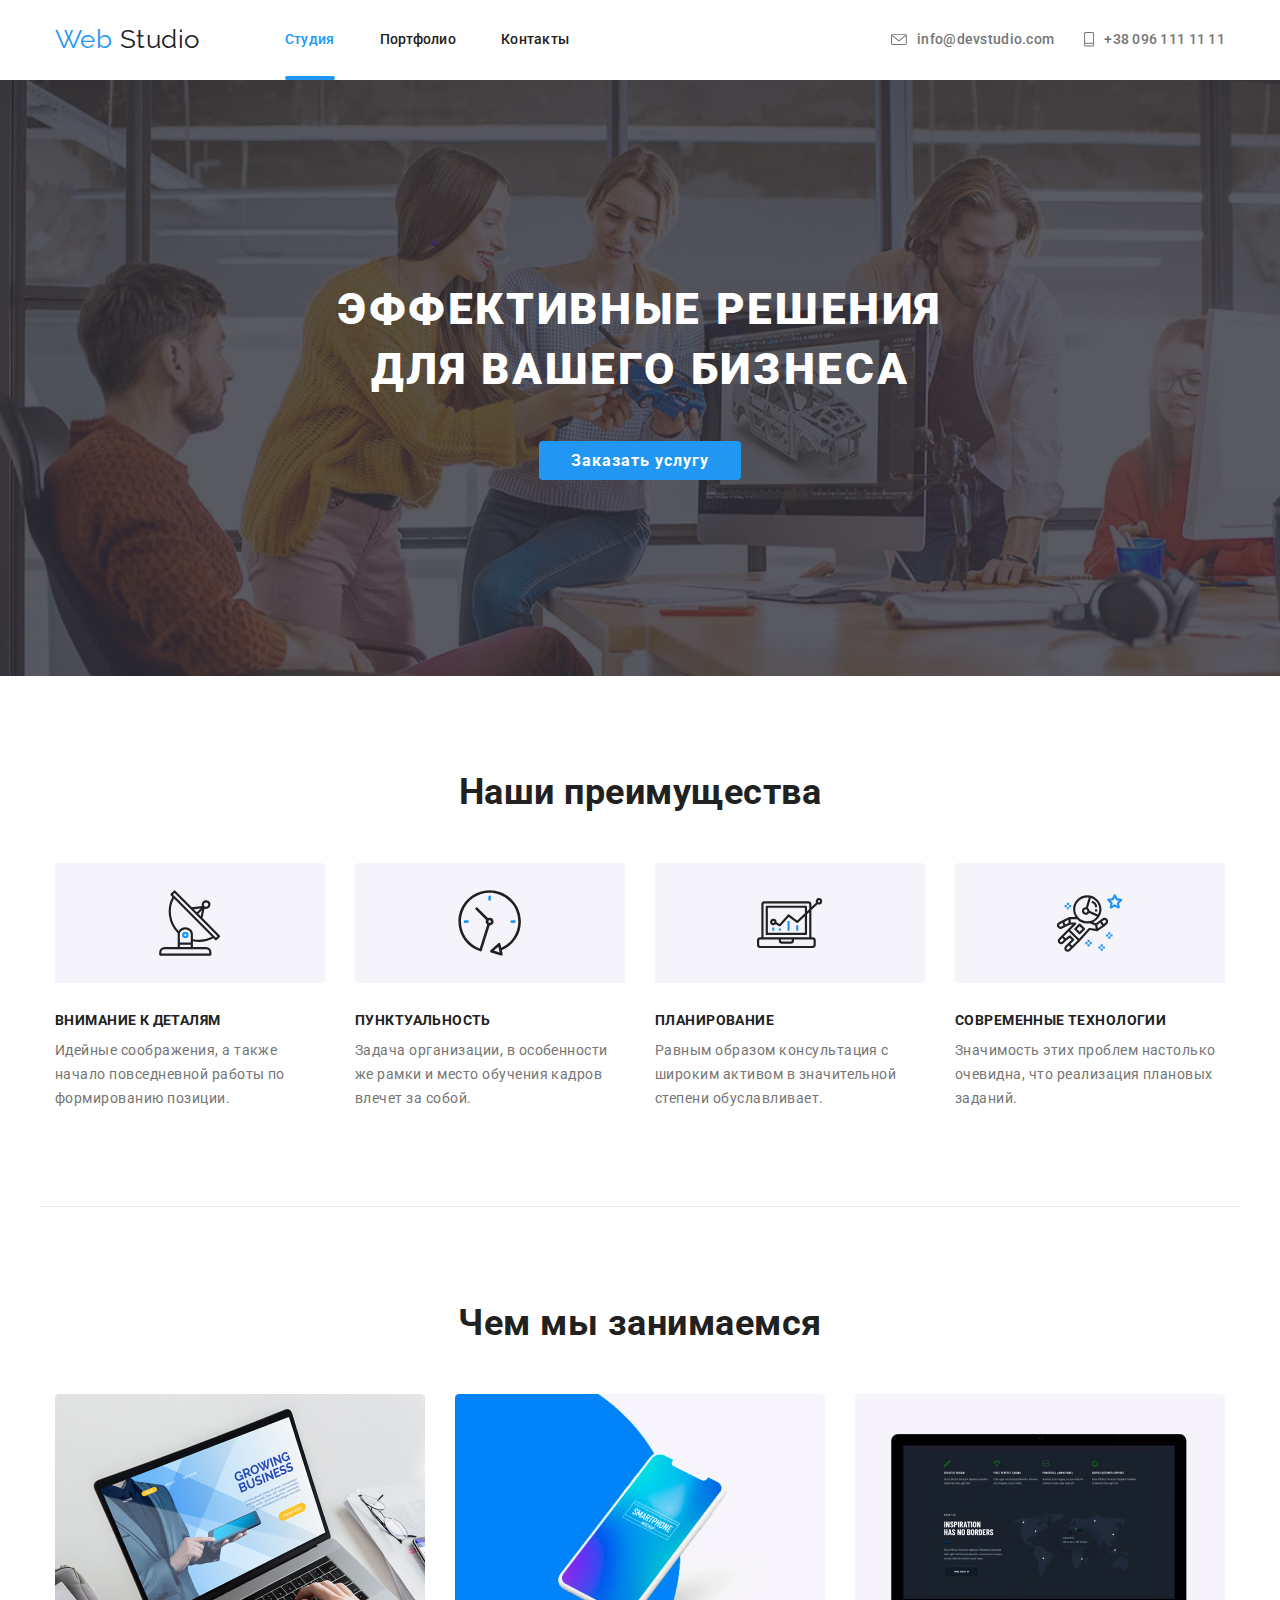
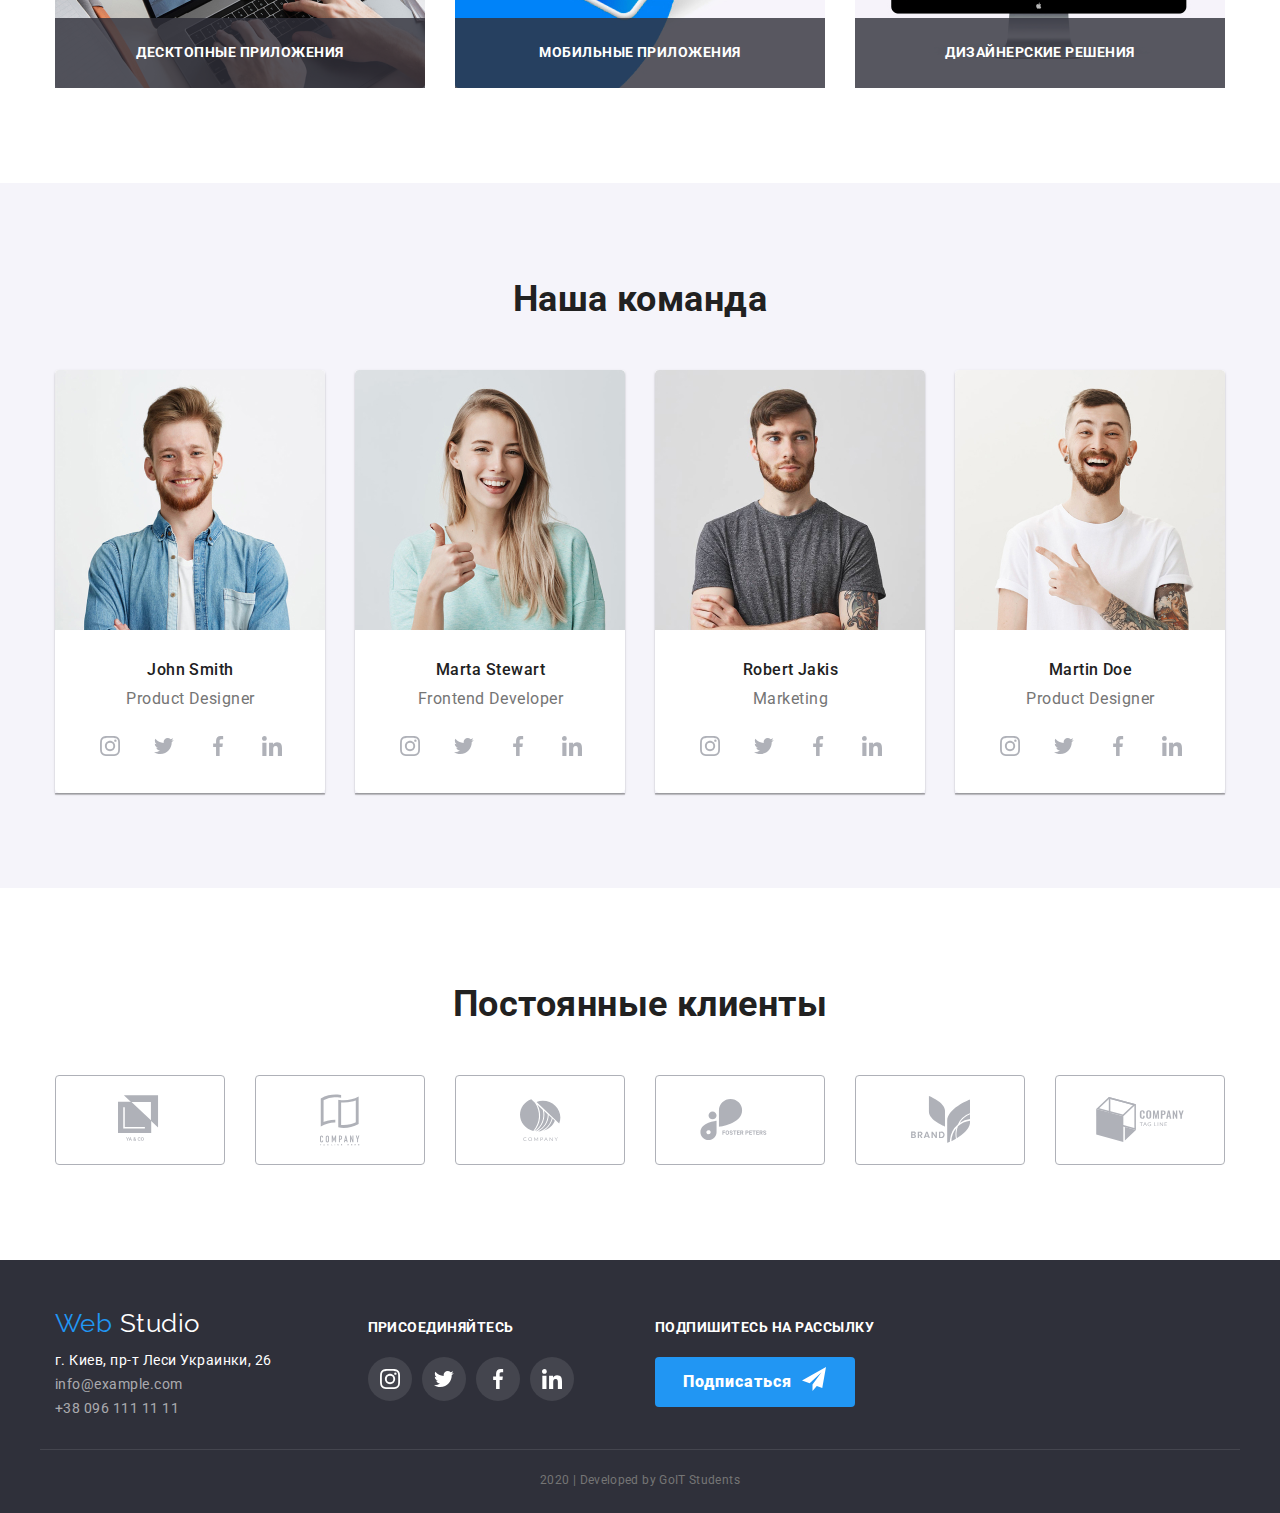
<file: index.html>
<!DOCTYPE html>
<html lang="ru">
  <head>
    <meta charset="UTF-8" />
    <meta name="viewport" content="width=device-width, initial-scale=1.0" />
    <title>Document</title>
    <link
      href="https://fonts.googleapis.com/css2?family=Raleway:wght@700&family=Roboto:wght@400;500;700&display=swap"
      rel="stylesheet"
    />
    <link
      rel="stylesheet"
      href="https://cdnjs.cloudflare.com/ajax/libs/modern-normalize/0.6.0/modern-normalize.min.css"
    />
    <link rel="stylesheet" href="./css/styles.css" />
  </head>
  <body>
    <!--Шапка файлу-->
    <header class="page-header">
      <nav class="container nav">
        <a href="" class="logo"> <span class="web-logo">Web</span> Studio </a>

        <ul class="site-nav list">
          <li class="item">
            <a href="./index.html" class="site-nav-link link current">Студия</a>
          </li>
          <li class="item">
            <a href="./portfolio.html" class="site-nav-link link">Портфолио</a>
          </li>
          <li class="item">
            <a href="" class="site-nav-link link">Контакты</a>
          </li>
        </ul>
        <ul class="address list">
          <li class="item-address">
            <a href="mailto:info@devstudio.com" class="address-link link">
              <svg class="icon" width="16px" height="11.2px">
                <use href="./images/sprite.svg#envelope"></use>
              </svg>
              info@devstudio.com
            </a>
          </li>
          <li class="item-address">
            <a href="tel:+380961111111" class="address-link link">
              <svg class="icon" width="10px" height="14.97px">
                <use href="./images/sprite.svg#Phone"></use>
              </svg>
              +38 096 111 11 11
            </a>
          </li>
        </ul>
      </nav>
    </header>
    <main>
      <!---Герой-->
      <section class="hero">
        <div class="container-hero">
          <h1 class="hero-title">эффективные решения для вашего бизнеса</h1>
          <a href="" class="hero-link button link">Заказать услугу</a>
        </div>
      </section>
      <!--Наши преимущества-->
      <section class="section">
        <div class="container offer">
          <h2 class="section-title">Наши преимущества</h2>
          <ul class="feature-list list">
            <li class="item-advantages">
              <div class="advantages">
                <svg class="antenna" width="65.32px" height="70px">
                  <use href="./images/sprite.svg#antenna"></use>
                </svg>
              </div>
              <h3 class="title">Внимание к деталям</h3>
              <p class="text">
                Идейные соображения, а также начало повседневной работы по
                формированию позиции.
              </p>
            </li>
            <li class="item-advantages">
              <div class="advantages">
                <svg class="antenna" width="65.32px" height="70px">
                  <use href="./images/sprite.svg#clock"></use>
                </svg>
              </div>
              <h3 class="title">Пунктуальность</h3>
              <p class="text">
                Задача организации, в особенности же рамки и место обучения
                кадров влечет за собой.
              </p>
            </li>
            <li class="item-advantages">
              <div class="advantages">
                <svg class="antenna" width="65.32px" height="70px">
                  <use href="./images/sprite.svg#diagram"></use>
                </svg>
              </div>
              <h3 class="title">Планирование</h3>
              <p class="text">
                Равным образом консультация с широким активом в значительной
                степени обуславливает.
              </p>
            </li>
            <li class="item-advantages">
              <div class="advantages">
                <svg class="antenna" width="65.32px" height="70px">
                  <use href="./images/sprite.svg#astronaut"></use>
                </svg>
              </div>
              <h3 class="title">Современные технологии</h3>
              <p class="text">
                Значимость этих проблем настолько очевидна, что реализация
                плановых заданий.
              </p>
            </li>
          </ul>
        </div>
      </section>
      <!--Чем занимаемся-->
      <section class="section line">
        <div class="container">
          <h2 class="section-title">Чем мы занимаемся</h2>
          <ul class="feature-list list">
            <li class="item-work">
              <a href="" class="link work">
                <img src="./images/desktop-applications.jpg" alt="computer" />
                <h3 class="feature-title">Десктопные приложения</h3>
              </a>
            </li>
            <li class="item-work">
              <a href="" class="link work">
                <img src="./images/mob-desk.jpg" alt="mobile" />
                <h3 class="feature-title">Мобильные приложения</h3>
              </a>
            </li>
            <li class="item-work">
              <a href="" class="link work">
                <img src="./images/design.jpg" alt="computer" />
                <h3 class="feature-title">Дизайнерские решения</h3>
              </a>
            </li>
          </ul>
        </div>
      </section>
      <!--Наша команда-->
      <section class="section team">
        <div class="container">
          <h2 class="section-title team">Наша команда</h2>
          <ul class="feature-list list">
            <li class="item-team">
                <div class="card">
                    <img src="./images/john-smith.jpg" alt="John Smith" class="comand-img"/>
                    <div class="card-content">
                        <h3 class="name-title">John Smith</h3>
                        <p class="profession">Product Designer</p>
                        <ul class="social list">
                            <li class="social-item">
                                <a href="" aria-label="Ссылка на Instagram" class="social-link link">
                                    <svg class="icon-link" width="20px" height="20px">
                                        <use href="./images/sprite.svg#instagram"></use>
                                    </svg>
                                </a>
                            </li>
                            <li class="social-item">
                            <a href="" aria-label="Ссылка на Twitter" class="social-link link">
                                <svg class="icon-link" width="20px" height="20px">
                                    <use href="./images/sprite.svg#twitter"></use>
                                </svg>
                                </a>
                            </li>
                            <li class="social-item">
                            <a href="" aria-label="Ссылка на Facebook" class="social-link link">
                                    <svg class="icon-link" width="20px" height="20px">
                                        <use href="./images/sprite.svg#facebook"></use>
                                    </svg>
                                </a>
                            </li>
                            <li class="social-item">
                                <a href="" aria-label="Ссылка на LinkedIn" class="social-link link">
                                    <svg class="icon-link" width="20px" height="20px">
                                        <use href="./images/sprite.svg#linkedin"></use>
                                    </svg>
                                </a>
                            </li>
                        </ul>
                    </div>
                </div>
            </li>
            <li class="item-team">
              <div class="card">
                <img src="./images/marta-stewart.jpg" alt="Marta Stewart" class="comand-img"/>
                <div class="card-content">
                  <h3 class="name-title">Marta Stewart</h3>
                  <p class="profession">Frontend Developer</p>
                  <ul class="social list">
                    <li class="social-item">
                        <a href="" aria-label="Ссылка на Instagram" class="social-link link">
                            <svg class="icon-link" width="20px" height="20px">
                                <use href="./images/sprite.svg#instagram"></use>
                            </svg>
                        </a>
                    </li>
                    <li class="social-item">
                      <a href="" aria-label="Ссылка на Twitter" class="social-link link">
                        <svg class="icon-link" width="20px" height="20px">
                            <use href="./images/sprite.svg#twitter"></use>
                        </svg>
                        </a>
                    </li>
                    <li class="social-item">
                      <a href="" aria-label="Ссылка на Facebook" class="social-link link">
                            <svg class="icon-link" width="20px" height="20px">
                                <use href="./images/sprite.svg#facebook"></use>
                            </svg>
                        </a>
                    </li>
                    <li class="social-item">
                        <a href="" aria-label="Ссылка на LinkedIn" class="social-link link">
                            <svg class="icon-link" width="20px" height="20px">
                                <use href="./images/sprite.svg#linkedin"></use>
                            </svg>
                        </a>
                    </li>
                  </ul>
                </div>
              </div>
            </li>
            <li class="item-team">
              <div class="card">
                <img
                  src="./images/robert-jakis.jpg"
                  alt="Robert Jakis"
                  class="comand-img"
                />
                <div class="card-content">
                  <h3 class="name-title">Robert Jakis</h3>
                  <p class="profession">Marketing</p>
                  <ul class="social list">
                    <li class="social-item">
                        <a href="" aria-label="Ссылка на Instagram" class="social-link link">
                            <svg class="icon-link" width="20px" height="20px">
                                <use href="./images/sprite.svg#instagram"></use>
                            </svg>
                        </a>
                    </li>
                    <li class="social-item">
                      <a href="" aria-label="Ссылка на Twitter" class="social-link link">
                        <svg class="icon-link" width="20px" height="20px">
                            <use href="./images/sprite.svg#twitter"></use>
                        </svg>
                        </a>
                    </li>
                    <li class="social-item">
                      <a href="" aria-label="Ссылка на Facebook" class="social-link link">
                            <svg class="icon-link" width="20px" height="20px">
                                <use href="./images/sprite.svg#facebook"></use>
                            </svg>
                        </a>
                    </li>
                    <li class="social-item">
                        <a href="" aria-label="Ссылка на LinkedIn" class="social-link link">
                            <svg class="icon-link" width="20px" height="20px">
                                <use href="./images/sprite.svg#linkedin"></use>
                            </svg>
                        </a>
                    </li>
                  </ul>
                </div>
              </div>
            </li>
            <li class="item-team">
              <div class="card">
                <img src="./images/martin-doe.jpg" alt="Martin Doe" class="comand-img"/>
                <div class="card-content">
                  <h3 class="name-title">Martin Doe</h3>
                  <p class="profession">Product Designer</p>
                  <ul class="social list">
                    <li class="social-item">
                        <a href="" aria-label="Ссылка на Instagram" class="social-link link">
                            <svg class="icon-link" width="20px" height="20px">
                                <use href="./images/sprite.svg#instagram"></use>
                            </svg>
                        </a>
                    </li>
                    <li class="social-item">
                      <a href="" aria-label="Ссылка на Twitter" class="social-link link">
                        <svg class="icon-link" width="20px" height="20px">
                            <use href="./images/sprite.svg#twitter"></use>
                        </svg>
                        </a>
                    </li>
                    <li class="social-item">
                        <a href="" aria-label="Ссылка на Facebook" class="social-link link">
                            <svg class="icon-link" width="20px" height="20px">
                                <use href="./images/sprite.svg#facebook"></use>
                            </svg>
                        </a>
                    </li>
                    <li class="social-item">
                        <a href="" aria-label="Ссылка на LinkedIn" class="social-link link">
                            <svg class="icon-link" width="20px" height="20px">
                                <use href="./images/sprite.svg#linkedin"></use>
                            </svg>
                        </a>
                    </li>
                  </ul>
                </div>
              </div>
            </li>
          </ul>
        </div>
      </section>

      <!--Постоянные клиенты-->
      <section class="section">
        <div class="container">
          <h2 class="section-title">Постоянные клиенты</h2>
          <ul class="clients list">
            <li class="item-company">
                <div class="company">
                    <a href="" aria-label="Ссылка на Ya&Go" class="clients-link link">
                        <svg class="icon-link" width="44.27px" height="49.23px">
                            <use href="./images/sprite.svg#logo-1"></use>
                        </svg>
                    </a>
                </div>
            </li>
            <li class="item-company">
                <div class="company">
                    <a href="" aria-label="Ссылка на Tagline Here" class="clients-link link">
                        <svg class="icon-link" width="40px" height="52px">
                            <use href="./images/sprite.svg#logo-2"></use>
                        </svg>
                    </a>
                </div>
            </li>
            <li class="item-company">
                <div class="company">
                    <a href="" aria-label="Ссылка на Company" class="clients-link link">
                        <svg class="icon-link" width="41px" height="42.6px">
                            <use href="./images/sprite.svg#logo-3"></use>
                        </svg>
                    </a>
                </div>
            </li>
            <li class="item-company">
                <div class="company">
                    <a href="" aria-label="Ссылка на Ya&Go Foster Peters" class="clients-link link">
                        <svg class="icon-link" width="79.66px" height="42.02px">
                            <use href="./images/sprite.svg#logo-4"></use>
                        </svg>
                    </a>
                </div>
            </li>
            <li class="item-company">
                <div class="company"> 
                    <a href="" aria-label="Ссылка на Ya&Go Brand" class="clients-link link">
                        <svg class="icon-link" width="59px" height="47px">
                            <use href="./images/sprite.svg#logo-5"></use>
                        </svg>
                    </a>
                </div>
            </li>
            <li class="item-company">
                <div class="company">
                    <a href="" aria-label="Ссылка на Ya&Go Tag Line" class="clients-link link">
                        <svg class="icon-link" width="88.48px" height="45.44px">
                            <use href="./images/sprite.svg#logo-6"></use>
                        </svg>
                    </a>
                </div>
            </li>
          </ul>
        </div>
      </section>
    </main>

    <!--Футтер-->
    <footer class="footer">
      <div class="container container-footer">
        <div class="address-footer">
          <a href="./index.html" class="logo alternative"><span class="web-logo">Web</span> Studio</a>
          <address class="address">
            <p class="text-address">г. Киев, пр-т Леси Украинки, 26</p>
            <ul class="address-list list">
                <li>
                    <a href="mailto:info@example.com" class="footer-address link">
                        info@example.com
                    </a>
                </li>
              <li>
                <a href="tel:380961111111" class="footer-address link">
                    +38 096 111 11 11
                </a>
              </li>
            </ul>
          </address>
        </div>

        <div class="join">
          <b class="call">присоединяйтесь</b>
          <ul class="social-company list">
            <li class="social-footer-item">
                <a href="" aria-label="Ссылка на Facebook" class="company-link link">
                    <svg class="icon-footer" width="20px" height="20px">
                        <use href="./images/sprite.svg#instagram"></use>
                    </svg>
                </a>
            </li>
            <li class="social-footer-item">
              <a href="" aria-label="Ссылка на Facebook" class="company-link link">
                <svg class="icon-footer" width="20px" height="20px">
                    <use href="./images/sprite.svg#twitter"></use>
                </svg>                  
            </a>
            </li>
            <li class="social-footer-item">
              <a href="" aria-label="Ссылка на Facebook" class="company-link link">
                <svg class="icon-footer" width="20px" height="20px">
                    <use href="./images/sprite.svg#facebook"></use>
                </svg>               
            </a>
            </li>
            <li class="social-footer-item">
                <a href="" aria-label="Ссылка на Facebook" class="company-link link">
                    <svg class="icon-footer" width="20px" height="20px">
                        <use href="./images/sprite.svg#linkedin"></use>
                    </svg>
                </a>
            </li>
          </ul>
        </div>
        <div class="subscription">
          <b class="call">Подпишитесь на рассылку</b>
            <a href="" class="subscribe button link">
                <p class="text-subscribe">Подписаться </p> 
                <svg class="icon-send" width="24px" height="24px">
                    <use href="./images/sprite.svg#icon-send"></use>
                </svg>
            </a>
        </div>
      </div>
      <p class="copyright container">2020 | Developed by GoIT Students</p>
    </footer>
  </body>
</html>
</file>
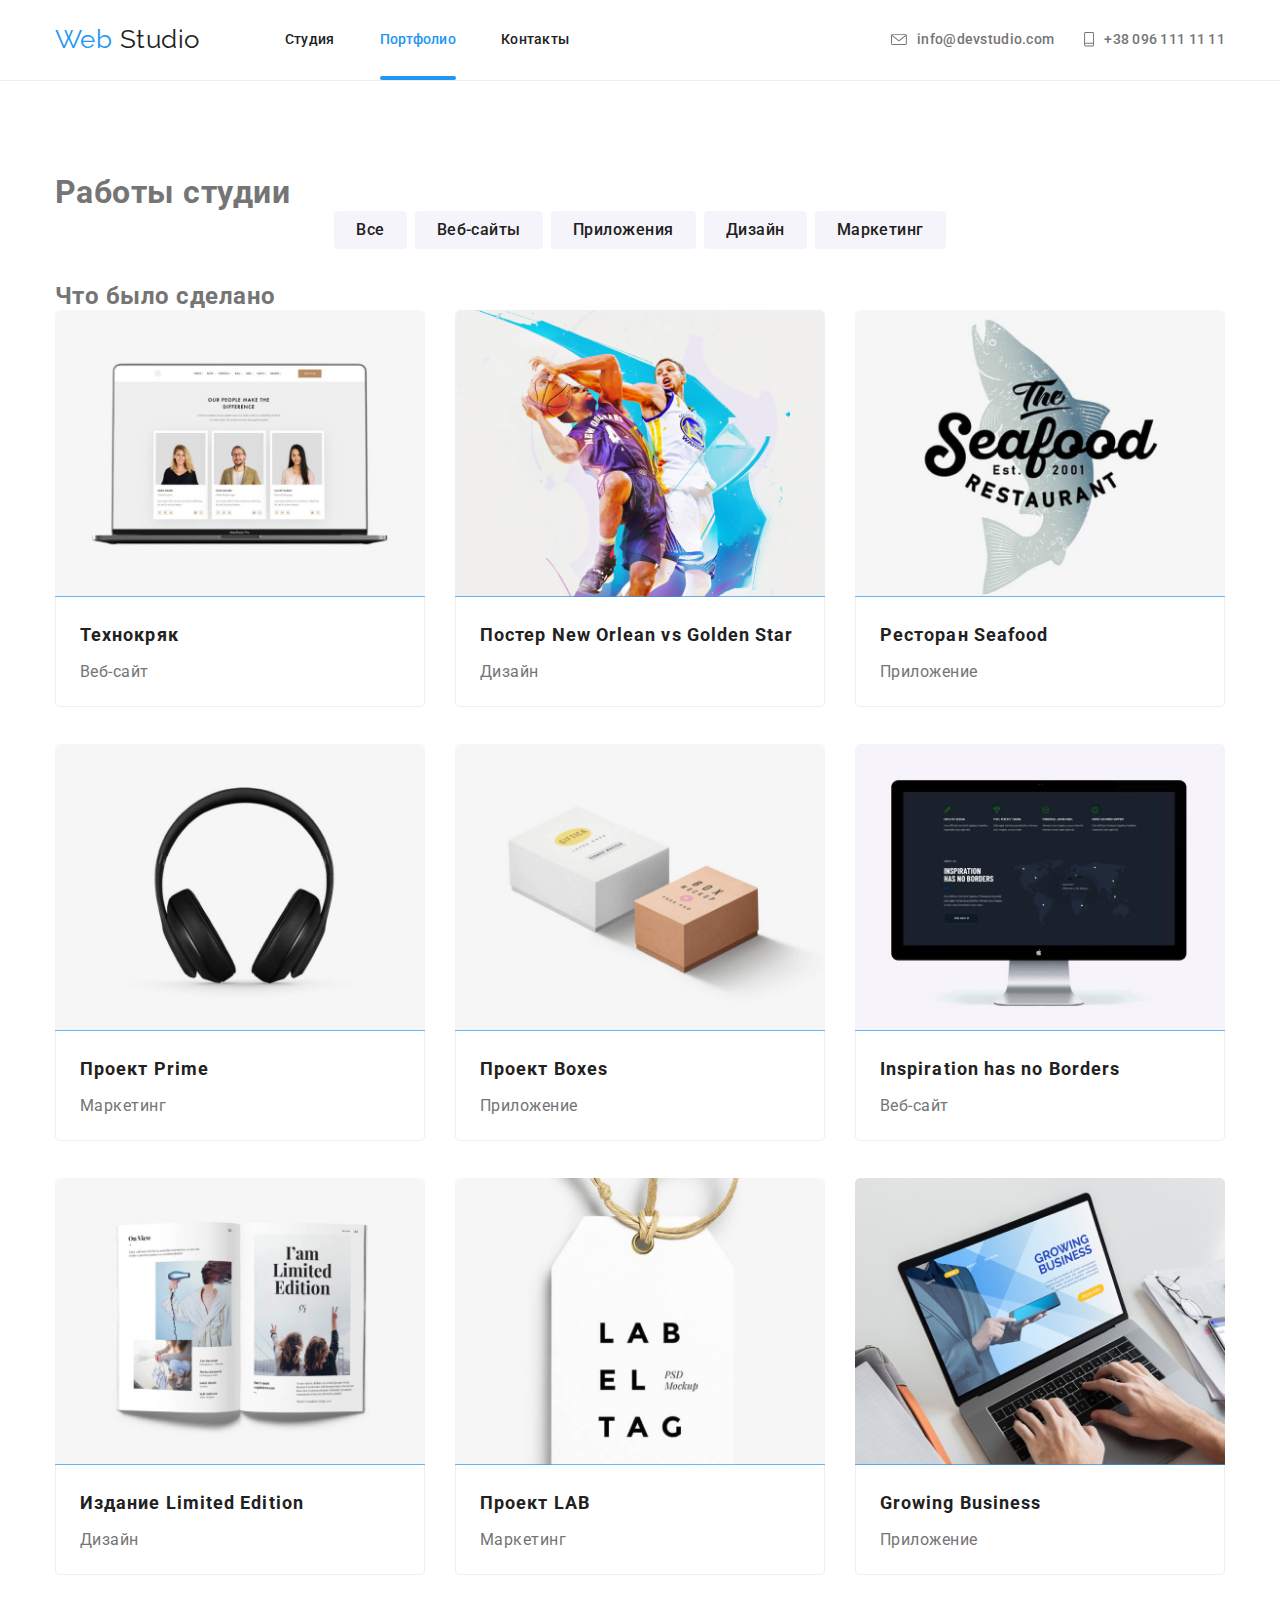
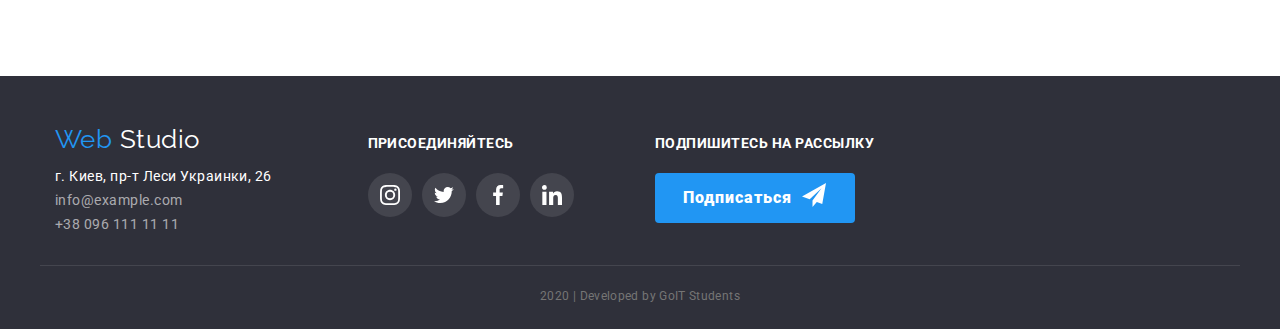
<file: portfolio.html>
<!DOCTYPE html>
<html lang="ru">
<head>
    <meta charset="UTF-8">
    <meta name="viewport" content="width=device-width, initial-scale=1.0">
    <title>Document</title>
    <link href="https://fonts.googleapis.com/css2?family=Raleway:wght@700&family=Roboto:wght@400;500;700&display=swap" rel="stylesheet">
    <link rel="stylesheet" href="https://cdnjs.cloudflare.com/ajax/libs/modern-normalize/0.6.0/modern-normalize.min.css">
    <link rel="stylesheet" href="./css/portfolio.css">
    <link rel="stylesheet" href="./css/styles.css">
</head>
<body>
    <!--Шапка файлу-->
    <header class="page-header">
        <div class="container nav">
            <a href="" class="logo">
                <span class="web-logo">Web</span> Studio
            </a>

            <ul class="site-nav list">
                <li class="item"><a href="./index.html" class="site-nav-link link">Студия</a></li>
                <li class="item"><a href="./portfolio.html" class="site-nav-link link current">Портфолио</a></li>
                <li class="item"><a href="" class="site-nav-link link">Контакты</a></li>
            </ul>
            <ul class="address list">
                <li class="item-address">
                  <a href="mailto:info@devstudio.com" class="address-link link">
                    <svg class="icon" width="16px" height="11.2px">
                      <use href="./images/sprite.svg#envelope"></use>
                    </svg>
                    info@devstudio.com
                  </a>
                </li>
                <li class="item-address">
                  <a href="tel:+380961111111" class="address-link link">
                    <svg class="icon" width="10px" height="14.97px">
                      <use href="./images/sprite.svg#Phone"></use>
                    </svg>
                    +38 096 111 11 11
                  </a>
                </li>
              </ul>
        </div>
    </header>
    <!-- main -->
    <main>
        <!--Hero-->
        <section class="hero-portfolio">
            <div class="container list-portfolio">
                <h1 class="hero-portfolio-title">Работы студии</h1>
                <ul class="hero-button list">
                   <li class="item-button"><button type="button" class="button-hero">Все</button></li>
                   <li class="item-button"><button type="button" class="button-hero">Веб-сайты</button></li>
                   <li class="item-button"><button type="button" class="button-hero">Приложения</button></li>
                   <li class="item-button"><button type="button" class="button-hero">Дизайн</button></li>
                   <li class="item-button"><button type="button" class="button-hero">Маркетинг</button></li>
                </ul> 
            </div>
        
        <!--</section>--> 
        <!-- Что было сделано -->
        <!--<section class="section portfolio">--> 
            <div class="container portfolio">
                <h2 class="section-title-portfolio">Что было сделано</h2>
                <ul class="feature-list list">
                    <li class="item-portfolio">
                        <a href="" class="product link">
                            <div class="card-portfolio">
                                <div class="portfolio-image">
                                    <img src="./images/texnogr.jpg" alt="Ноутбук">                                    
                                    <div class="overlay">
                                        <p class="description-title">Технокряк это современная площадка распространения коронавируса. Компании используют эту платформу для цифрового шпионажа и атак на защищённые сервера конкурентов.</p>
                                    </div>
                                </div>
                                
                                <div class="card-portfolio-content">
                                    <h3 class="feature-title-portfolio">Технокряк</h3>
                                    <p class="appointment">Веб-сайт</p>
                                    
                                </div>
                            </div>
                        </a>
                    </li>
                    <li class="item-portfolio">
                        <a href="" class="product link">
                            <div class="card-portfolio">
                                <div class="portfolio-image">
                                   <img src="./images/Orlean.jpg" alt="Баскутболисты"> 
                                    <div class="overlay">
                                        <p class="description-title">Технокряк это современная площадка распространения коронавируса. Компании используют эту платформу для цифрового шпионажа и атак на защищённые сервера конкурентов.</p>
                                    </div>                                
                                </div>
                                <div class="card-portfolio-content">
                                    <h3 class="feature-title-portfolio">Постер New Orlean vs Golden Star</h3>
                                    <p class="appointment">Дизайн</p>
                                </div>
                            </div>
                        </a>
                    </li>
                    <li class="item-portfolio">
                        <a href="" class="product link">
                            <div class="card-portfolio">
                                <div class="portfolio-image">
                                    <img src="./images/seafood.jpg" alt="Назва ресторану">
                                    <div class="overlay">
                                        <p class="description-title">Технокряк это современная площадка распространения коронавируса. Компании используют эту платформу для цифрового шпионажа и атак на защищённые сервера конкурентов.</p>
                                    </div>
                                </div>
                                <div class="card-portfolio-content">
                                    <h3 class="feature-title-portfolio">Ресторан Seafood</h3>
                                    <p class="appointment">Приложение</p>
                                </div>
                            </div>
                        </a>
                    </li>
                    <li class="item-portfolio">
                        <a href="" class="product link">
                            <div class="card-portfolio">
                                <div class="portfolio-image">
                                    <img src="./images/prime.jpg" alt="Наушники">
                                    <div class="overlay">
                                        <p class="description-title">Технокряк это современная площадка распространения коронавируса. Компании используют эту платформу для цифрового шпионажа и атак на защищённые сервера конкурентов.</p>
                                    </div>
                                </div>
                                <div class="card-portfolio-content">
                                    <h3 class="feature-title-portfolio">Проект Prime</h3>
                                    <p class="appointment">Маркетинг</p>
                                </div>
                            </div>
                        </a>
                    </li>
                    <li class="item-portfolio">
                        <a href="" class="product link">
                            <div class="card-portfolio">
                                <div class="portfolio-image">
                                    <img src="./images/Boxes.jpg" alt="Коробки">
                                    <div class="overlay">
                                        <p class="description-title">Технокряк это современная площадка распространения коронавируса. Компании используют эту платформу для цифрового шпионажа и атак на защищённые сервера конкурентов.</p>
                                    </div>
                                 </div>
                                <div class="card-portfolio-content">
                                    <h3 class="feature-title-portfolio">Проект Boxes</h3>
                                    <p class="appointment">Приложение</p>
                                </div>
                            </div>
                        </a>
                    </li>
                    <li class="item-portfolio">
                        <a href="" class="product link">
                            <div class="card-portfolio">
                                <div class="portfolio-image">
                                    <img src="./images/Inspiration.jpg" alt="Монитор">
                                    <div class="overlay">
                                        <p class="description-title">Технокряк это современная площадка распространения коронавируса. Компании используют эту платформу для цифрового шпионажа и атак на защищённые сервера конкурентов.</p>
                                    </div>
                                </div>
                                <div class="card-portfolio-content">
                                    <h3 class="feature-title-portfolio">Inspiration has no Borders</h3>
                                    <p class="appointment">Веб-сайт</p>
                                </div>
                            </div>
                        </a>
                    </li>
                    <li class="item-portfolio">
                        <a href="" class="product link">
                            <div class="card-portfolio">
                                <div class="portfolio-image">
                                    <img src="./images/Limited.jpg" alt="Книга">
                                    <div class="overlay">
                                        <p class="description-title">Технокряк это современная площадка распространения коронавируса. Компании используют эту платформу для цифрового шпионажа и атак на защищённые сервера конкурентов.</p>
                                    </div>

                                </div>
                                <div class="card-portfolio-content">
                                    <h3 class="feature-title-portfolio">Издание Limited Edition</h3>
                                    <p class="appointment">Дизайн</p>
                                </div>
                            </div>
                        </a>
                    </li>
                    <li class="item-portfolio">
                        <a href="" class="product link">
                            <div class="card-portfolio">
                                <div class="portfolio-image">
                                    <img src="./images/LAB.jpg" alt="Бирка">
                                    <div class="overlay">
                                        <p class="description-title">Технокряк это современная площадка распространения коронавируса. Компании используют эту платформу для цифрового шпионажа и атак на защищённые сервера конкурентов.</p>
                                    </div>
                                </div>
                                <div class="card-portfolio-content">
                                    <h3 class="feature-title-portfolio">Проект LAB</h3>
                                    <p class="appointment">Маркетинг</p>
                                </div>
                            </div>
                        </a>
                    </li>
                    <li class="item-portfolio">
                        <a href="" class="product link">
                            <div class="card-portfolio">
                                <div class="portfolio-image">
                                    <img src="./images/Growing.jpg" alt="Ноутбук">
                                    <div class="overlay">
                                        <p class="description-title">Технокряк это современная площадка распространения коронавируса. Компании используют эту платформу для цифрового шпионажа и атак на защищённые сервера конкурентов.</p>
                                    </div>
                                </div>
                                <div class="card-portfolio-content">
                                    <h3 class="feature-title-portfolio">Growing Business</h3>
                                    <p class="appointment">Приложение</p>
                                </div>
                            </div>
                        </a>
                    </li>
                </ul>
            </div>
        </section>
    </main>

    <!--Футтер-->
    <footer class="footer">
        <div class="container container-footer">
            <div class="address-footer">
                <a href="./index.html" class="logo alternative"><span class="web-logo">Web</span> Studio</a>
                <address class="address">
                    <p class="text-address">г. Киев, пр-т Леси Украинки, 26</p>                
                    <ul class="address-list list">
                        <li>
                            <a href="mailto:info@example.com" class="footer-address link">info@example.com</a>
                        </li>
                        <li>
                            <a href="tel:380961111111" class="footer-address link">+38 096 111 11 11</a>
                        </li>
                    </ul>  
                </address>       
            </div>

            <div class="join">
                <b class="call">присоединяйтесь</b>
                <ul class="social-company list">
                    <li class="social-footer-item">
                        <a href="" aria-label="Ссылка на Facebook" class="company-link link">
                            <svg class="icon-footer" width="20px" height="20px">
                                <use href="./images/sprite.svg#instagram"></use>
                            </svg>
                        </a>
                    </li>
                    <li class="social-footer-item">
                      <a href="" aria-label="Ссылка на Facebook" class="company-link link">
                        <svg class="icon-footer" width="20px" height="20px">
                            <use href="./images/sprite.svg#twitter"></use>
                        </svg>                  
                    </a>
                    </li>
                    <li class="social-footer-item">
                      <a href="" aria-label="Ссылка на Facebook" class="company-link link">
                        <svg class="icon-footer" width="20px" height="20px">
                            <use href="./images/sprite.svg#facebook"></use>
                        </svg>               
                    </a>
                    </li>
                    <li class="social-footer-item">
                        <a href="" aria-label="Ссылка на Facebook" class="company-link link">
                            <svg class="icon-footer" width="20px" height="20px">
                                <use href="./images/sprite.svg#linkedin"></use>
                            </svg>
                        </a>
                    </li>
                  </ul>
            </div>
            <div class="subscription">
                <b class="call">Подпишитесь на рассылку</b>
                <a href="" class="subscribe button link">
                    <p class="text-subscribe">Подписаться </p> 
                    <svg class="icon-send" width="24px" height="24px">
                        <use href="./images/sprite.svg#icon-send"></use>
                    </svg>
                </a>
            </div>

        </div>
        <p class="copyright container">2020 | Developed by GoIT Students </p>
    </footer>
</body>
</html>
</file>
<file: css/styles.css>
/* белый #FFFFFF  */
/* акцент #2196F3 */
/* Заголовок #212121; */
/* цвет текста основа #757575; */
/* цвет фона страницы #E5E5E5*/
/* цвет фона вторичный #F5F4FA*/
/* цвет фона шапки rgba(0, 0, 0, 0.12)*/
/* цвет фона футера #2F303A*/

:root {
  --primery-text-color: #757575;
  --title-text-color: #212121;
  --footer-text-color: rgba(255, 255, 255, 0.6);
  --accent-color: #2196f3;
  --white-color: #ffffff;
  --footer-bottom-color: rgba(255, 255, 255, 0.6);
  --pg-background-color: #e5e5e5;
  --bg-footer-color: #2f303a;
  --bg-team-color: #f5f4fa;
  --bg-hero-color: rgba(47, 48, 58, 0.8);
  --social-color: #AFB1B8;
  --social-footer-color: #44454E;
  --corrent-color: #2196F3;
}


body {
  background-color: var(--white-color);
  color: var(--primery-text-color);
  font-family: Roboto, sans-serif;
  letter-spacing: 0.03em;
}

img {
  display: block;
  max-width: 100%;
  height: auto;
}

.section {
  padding-top: 95px;
  padding-bottom: 95px;

}


.container {
  width: 1200px;
  padding-left: 15px;
  padding-right: 15px;
  /*padding-top: 95px;
    padding-bottom: 95px;*/
  margin-left: auto;
  margin-right: auto;
}

.button {
  color: var(--white-color);
  background-color: var(--accent-color);
  font-family: inherit;
  font-weight: 900;
  font-size: 16px;
  line-height: 1.87;
  letter-spacing: 0.06em;
  border-radius: 4px;

  min-width: 200px;
}
.list {
  list-style: none;
  margin: 0;
  padding: 0;
}

.link {
  text-decoration: none;
}

/* header*/
/*.page-header {
  border-bottom: 1px solid #ececec;
}*/

/* Logo */

.logo {
  color: var(--title-text-color);
  font-family: Raleway;
  font-size: 26px;
  line-height: 1.2;
  text-decoration: none;
}

.nav > .logo {
  margin-right: 85px;
}

.web-logo {
  color: var(--accent-color);
}
/* site nav*/

.item {
  position: relative;
}

.nav {
  display: flex;
  align-items: center;
}
.site-nav {
  display: flex;
}
.site-nav .item:not(:last-child) {
  margin-right: 45px;
}

.site-nav .site-nav-link {
  display: block;
  padding-top: 32px;
  padding-bottom: 32px;

  color: var(--title-text-color);
  font-weight: 500;
  font-size: 14px;
  line-height: 1.14;
  letter-spacing: 0.02em;

  transition: color 250ms cubic-bezier(0.4, 0, 0.2, 1);
}

.site-nav .link.current {
  color: var(--accent-color);
  font-family: Roboto;
  font-weight: 500;
  font-size: 14px;
  line-height: 1.14;
  letter-spacing: 0.02em;
}

.site-nav .link:hover,
.site-nav .link:focus {
  color: var(--accent-color);
}

.link.current::after {
  content: "";
  position: absolute;
  display: block;
  width: 100%;
  height: 4px;
  left: 0;
  bottom: 0;
  background-color: var(--corrent-color) ;
  border-radius: 2px;

  /*transition: transform 250ms cubic-bezier(0.4, 0, 0.2, 1);*/
  animation: line-current 250ms cubic-bezier(0.4, 0, 0.2, 1);
}

@keyframes line-current{
  from{
      transform: scaleY(0);
  }
  to{
    transform: scaleY(1);;
  }
}




/* номер і адреси*/
.nav > .address {
  display: flex;
  margin-left: auto;
}

.address .item-address:not(:last-child) {
  margin-right: 30px;
}
.address .address-link {
  color: var(--primery-text-color);
  font-weight: 500;
  font-size: 14px;
  line-height: 1.14;
  letter-spacing: 0.02em;
  display: flex;

  transition: color 250ms cubic-bezier(0.4, 0, 0.2, 1);

}

.icon {
    display: block;
    fill: currentColor;
    margin-right: 10px;
    margin-top: auto;
    margin-bottom: auto;
}

.address .address-link:hover,
.address .address-link:focus {
  color: var(--accent-color);
}

/* Hero */
.hero {
  background-color: var(--bg-hero-color);
  background-image: linear-gradient(
      to right,
      var(--bg-hero-color),
      var(--bg-hero-color)
    ),
    url(../images/Header-img.jpg);

  max-width: 1600px;
  max-height: 600px;
  margin-left: auto;
  margin-right: auto;
  background-repeat: no-repeat;
}
.container-hero {
  /*background-color: var(--pg-background-color);*/

  margin-left: auto;
  margin-right: auto;
  width: 646px;
  text-align: center;

  padding-top: 200px;
  padding-bottom: 200px;
}
.hero-title {
  color: var(--white-color);
  font-weight: 900;
  font-size: 44px;
  line-height: 1.36;
  text-align: center;
  letter-spacing: 0.06em;
  text-transform: uppercase;

  margin-top: 0;
  margin-bottom: 46px;
}

.hero-link.button {
  color: var(--white-color);
  background-color: var(--accent-color);
  font-family: inherit;
  font-weight: bold;
  font-size: 16px;
  line-height: 1.88;
  align-items: center;
  text-align: center;
  letter-spacing: 0.06em;

  /*border-radius: 4px;*/
  padding: 10px 32px;
}
/* Що ми пропонуєммо */

/*.section {
    padding-top: 95px;
    padding-bottom: 95px;
}*/

.section .section-title {
  color: var(--title-text-color);
  font-weight: bold;
  font-size: 36px;
  line-height: 1.17;
  text-align: center;

  margin-top: 0;
  margin-bottom: 0;
  padding-bottom: 50px;
}
/* Наши преимущества*/
.feature-list {
  display: flex;
  flex-wrap: wrap;
}

.feature-list .title {
  color: var(--title-text-color);
  font-weight: bold;
  font-size: 14px;
  line-height: 1.14;
  letter-spacing: 0.03em;
  text-transform: uppercase;

  margin-top: 0;
  margin-bottom: 10px;
}

.advantages {
  max-width: 270px;
  max-height: 120px;
  text-align: center;
  border-radius: 4px;

  background-color: var(--bg-team-color);
  padding: 25px 100px;
  margin-bottom: 30px;
}

.feature-list .item-advantages {
  width: 270px;
}
.feature-list .item-advantages:not(:last-child) {
  margin-right: 30px;
}

.text {
  color: var(--primery-text-color);
  font-size: 14px;
  line-height: 1.71;

  margin-top: 0;
  margin-bottom: 0;
}

/* Чем занимаемся */

.section.line {
    border-top: 1px solid #ececec;
    width: 1200px;
    margin-left: auto;
    margin-right: auto;
}

.feature-list .item-work:not(:last-child) {
  margin-right: 30px;
}

.item-work > .link {
  display: block;
  position: relative;
}


.feature-title {
  color: var(--white-color);
  font-weight: bold;
  font-size: 14px;
  line-height: 1.14;
  text-transform: uppercase;
  background-color: var(--bg-hero-color);
  text-align: center;
  padding-top: 27px;
  padding-bottom: 27px;

  position: absolute;
  bottom: 0;
  width: 100%;
  height: 70px;

  margin-top: 0;
  margin-bottom: 0;
}


/* Наша команда */

.section.team {
  background-color: var(--bg-team-color);
}

.feature-list > .item-team {
  text-align: center;
}

.card {
  border-top-left-radius: 4px;
  border-top-right-radius: 4px;
  overflow: hidden;

  box-shadow: 0px 2px 1px rgba(0, 0, 0, 0.2),
   0px 1px 1px rgba(0, 0, 0, 0.14),
   0px 1px 3px rgba(0, 0, 0, 0.12);
}

.card-content {
  background: #ffffff;
  border-right: 1px solid #ffffff;
  border-bottom: 1px solid #ffffff;
  border-left: 1px solid #ffffff;
  box-sizing: border-box;
  border-bottom-right-radius: 5px;
  border-bottom-left-radius: 5px;
  padding: 30px 31px 24px 32px;
}

.feature-list .name-title {
  color: var(--title-text-color);
  font-weight: 500;
  font-size: 16px;
  line-height: 1.19;

  margin-top: 0;
  margin-bottom: 10px;
}

.item-team {
  width: 270px;
}

.feature-list .item-team:not(:last-child) {
  margin-right: 30px;
}

.profession {
  color: var(--primery-text-color);
  font-size: 16px;
  line-height: 1.19;

  margin-top: 0;
  margin-bottom: 16px;
}
.social {
  display: flex;
}

.icon-link {
  fill: var(--social-color);

  transition: fill 250ms cubic-bezier(0.4, 0, 0.2, 1);

}
.social-link:hover .icon-link,
.social-link:focus .icon-link {
    fill: var(--white-color);
}


.social-link {
    display: flex;
    border: none;
    width: 44px;
    height: 44px;
    border-radius: 50%;

    justify-content: center;
    align-items: center;

    transition: background-color 250ms cubic-bezier(0.4, 0, 0.2, 1);

}

.social-link:hover,
.social-link:focus {
    background-color: var(--accent-color);
    fill: var(--white-color);
}

.social-item:not(:last-child) {
    margin-right: 10px;
}
  

/*Постоянные клиенты*/

.clients {
  display: flex;
  justify-content: space-between;
}

.clients-link {
    /*display: block;*/
    display: flex;
    width: 170px;
    height: 90px;

    justify-content: center;
    align-items: center;
    
    border: 1px solid #AFB1B8;
    box-sizing: border-box;
    border-radius: 4px;
  
    transition: border-color 250ms cubic-bezier(0.4, 0, 0.2, 1);
}

.clients-link:hover .icon-link,
.clients-link:focus .icon-link {
  fill: var(--accent-color);
  border-color: var(--accent-color);
}

.clients-link:hover,
.clients-link:focus {
  fill: var(--accent-color);
  border-color: var(--accent-color);
}

/* Футтер*/

.footer-address {
  color: var(--footer-text-color);
  font-size: 14px;
  font-style: normal;
  line-height: 1.71;
}

.call {
    display: block;
  color: var(--white-color);
  font-size: 14px;
  line-height: 1.14;
  text-transform: uppercase;
  margin-bottom: 21px;
}

.subscribe {
  padding: 10px 28px;
  max-width: 200px;
  max-height: 50px;
  display: flex;
}
.text-subscribe {

    margin: 0 10px 0 0;
    padding: auto;
}
.company-link {
    display: flex;
    border: none;
    width: 44px;
    height: 44px;
    border-radius: 50%;
    background-color: var(--social-footer-color);

    justify-content: center;
    align-items: center;

    transition: background-color 250ms cubic-bezier(0.4, 0, 0.2, 1);
}

.social-footer-item:not(:last-child) {
    margin-right: 10px;
}

.icon-footer {
    fill: var(--white-color);
}

.social-company .company-link:hover,
.social-company .company-link:focus {
  background-color: var(--accent-color);
}

.icon-send {
 background-position: 148px 13px;
}
.footer {
  background-color: #2f303a;
}
.address-footer > .address {
  margin: 0;
}
.address-footer {
  width: 231px;
  display: flex;
  flex-direction: column;
}

.social-company {
  display: flex;
}
.join {
  width: 206px;
}
.subscription {
  width: 570px;
}

.container-footer {
  display: flex;
  justify-content: space-between;
  align-items: baseline;
  padding-top: 48px;
  padding-bottom: 28px;
}

.address-list {
  display: block;
}

.text-address {
  color: var(--white-color);
  font-style: normal;
  font-size: 14px;
  line-height: 1.71;

  margin-top: 0;
  margin-bottom: 0;
}

.alternative {
  color: var(--white-color);
  margin-bottom: 10px;
}

.copyright {
  border-top: 1px solid rgba(255, 255, 255, 0.1);
  text-align: center;
  padding-top: 18px;
  padding-bottom: 21px;
  font-size: 12px;
  line-height: 2;
  letter-spacing: 0.03em;
  margin-top: 0;
  margin-bottom: 0;
}
</file>
<file: css/portfolio.css>
:root {
    --primery-text-color: #757575;
    --title-text-color: #212121;
    --footer-text-color: rgba(255, 255, 255, 0.6);
    --accent-color: #2196F3;
    --white-color: #ffffff;
    --footer-bottom-color: rgba(255, 255, 255, 0.6);
    --pg-background-color: #E5E5E5;
    --bt-background-color: #F5F4FA;
    --hover-background-color: rgba(33, 150, 243, 0.9);
}

body {
   background-color: var(--pg-background-color);
   color: var(--primery-text-color);
   font-family: Roboto, sans-serif;
   letter-spacing: 0.03em;
}

    /*HEADER*/
.page-header {
    border-bottom: 1px solid #ececec;
}


   /* HERO*/

.section.portfolio {
    padding-top: 50px;
}

.list-portfolio {
    margin-bottom: 34px;
}

.hero-portfolio {
    padding-top: 93px;
    padding-bottom: 94px;
}

.hero-portfolio-title {
    margin-top: 0;
    margin-bottom: 0;
}

.list {
    list-style: none;
}    

.hero-button {
    display: flex;
    justify-content: center;
}


.hero-button .item-button:not(:last-child) {
    margin-right: 8px;
}
.button-hero {
    -webkit-appearance: none;
    -moz-appearance: none;
    appearance: none;
    border: 0;
    border-radius: 0;
    background: #ccc;
}

.button-hero{
    color: var(--title-text-color);
    background-color: var(--bt-background-color);
    font-weight: 500;
    font-size: 16px;
    line-height: 1.62;
    text-align: center;
    letter-spacing: 0.03em;
    border-radius: 4px;

    padding: 6px 22px;
}
.button-hero:hover,
.button-hero:focus {
    color: var(--white-color);
    background-color: var(--accent-color);
}

.work-title.button:hover,
.work-title.button:focus {
    color: var(--accent-color);
}
  /* Что было сделано */

.feature-list .item-portfolio {
    width: 370px;
    height: 404px;
    margin-right: 30px;
    margin-bottom: 30px;
    /*overflow: hidden;*/
}

.product {
    display: block;
    overflow: hidden;
}

.card-portfolio {
    border-top-left-radius: 5px;
    border-top-right-radius: 5px;
    overflow: hidden;
}

.card-portfolio-content {
    background: #FFFFFF;
    border-right: 1px solid #EEEEEE;
    border-bottom: 1px solid #EEEEEE;
    border-left: 1px solid #EEEEEE;
    box-sizing: border-box;
    border-bottom-right-radius: 5px;
    border-bottom-left-radius: 5px;
    padding: 20px 24px;
    position: relative;
}

.feature-list .item-portfolio:nth-child(3n) {
    margin-right: 0;
}

.feature-list .item-portfolio:nth-last-child(-n + 3) {
    margin-bottom: 0;
}

.portfolio-image {
    position: relative;
    overflow: hidden;
}

.overlay {
    position: absolute;
    top: 0;
    left: 0;
    width: 100%;
    height: 100%;
    background-color: var(--hover-background-color);

    /*opacity: 0;*/
    transform: translateY(100%);
    transition: transform 250ms cubic-bezier(0.4, 0, 0.2, 1);
}

.product:hover .description-title {
    opacity: 1;
}

.product:hover .overlay {
    transform: translateY(0);
}

.product:hover,
.product:focus {
    border-bottom-right-radius: 5px;
    border-bottom-left-radius: 5px;
    box-shadow: 1px 4px 6px
    rgba(0, 0, 0, 0.16),
    0px 4px 4px
  rgba(0, 0, 0, 0.06),
   0px 1px 1px
 rgba(0, 0, 0, 0.12);
}

.section-title-portfolio {
    margin-top: 0;
    margin-bottom: 0;
}

.feature-title {
    margin-top: 0;
    margin-bottom: 0;
}

.feature-list .feature-title-portfolio {
    color: var(--title-text-color);
    font-weight: bold;
    font-size: 18px;
    line-height: 2;
    letter-spacing: 0.06em;

    margin-top: 0;
    margin-bottom: 4px;
}

.appointment {
    color: var(--primery-text-color);
    font-size: 16px;
    line-height: 1.87;
    letter-spacing: 0.03em;

    margin-top: 0;
    margin-bottom: 0;
}

.description-title {
    color: var(--white-color);
    font-size: 18px;
    line-height: 1.56;
    letter-spacing: 0.03em;
    position: absolute;
    top: 0;
    margin: 63px 24px;
    
    /*opacity: 0;*/
    /*margin-top: 0;
    margin-bottom: 0;*/
}
</file>
